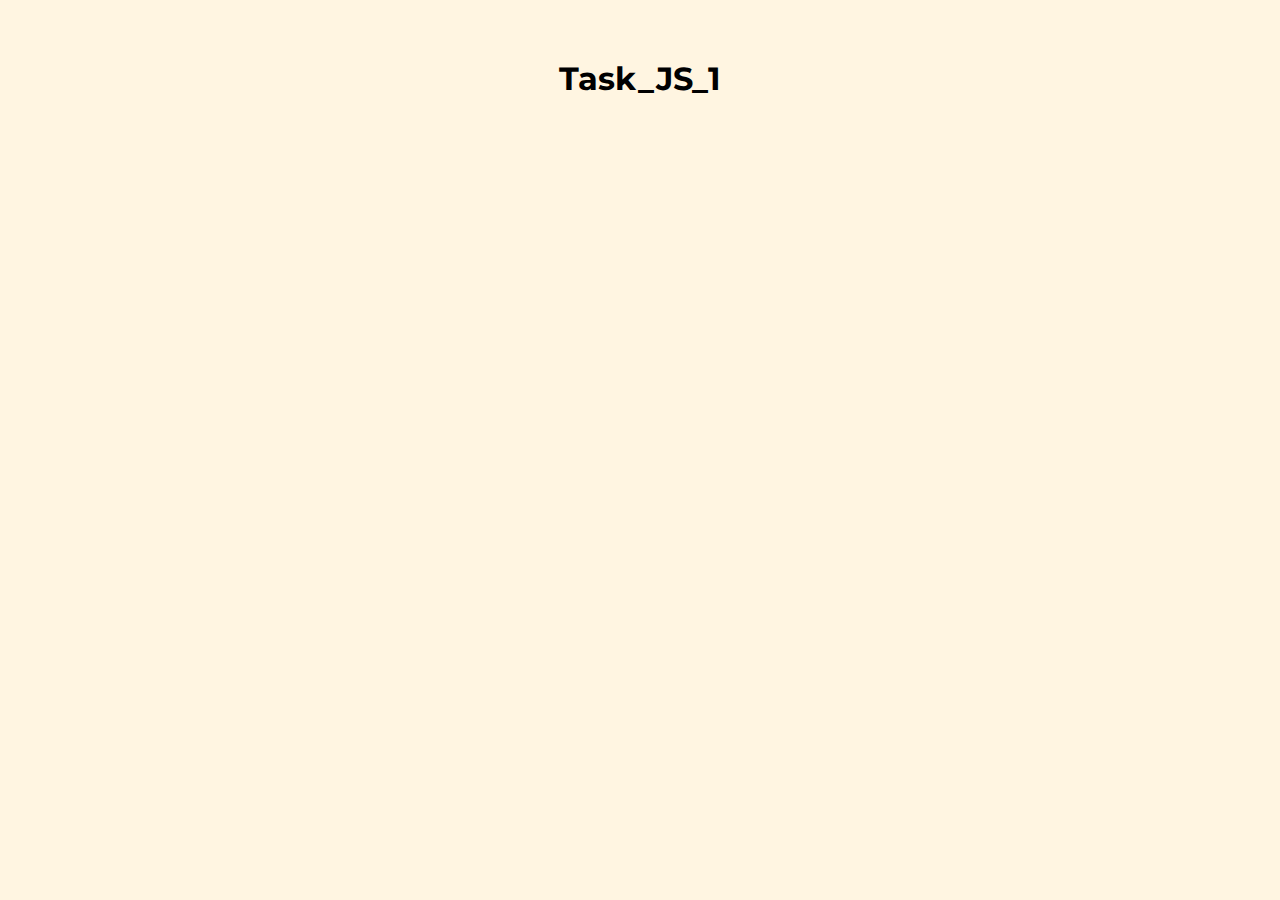
<file: Task_JS_1/Index.html>
<!DOCTYPE html>
<html lang="ru">
  <head>
    <meta charset="UTF-8" />
    <meta http-equiv="X-UA-Compatible" content="IE=edge" />
    <meta name="viewport" content="width=device-width, initial-scale=1.0" />
    <title>Заголовок</title>
    <link rel="preconnect" href="https://fonts.googleapis.com" />
    <link rel="preconnect" href="https://fonts.gstatic.com" crossorigin />
    <link
      href="https://fonts.googleapis.com/css2?family=Montserrat:wght@400;500;700&display=swap"
      rel="stylesheet"
    />
    <link rel="stylesheet" href="css/normalize.css" />
    <link rel="stylesheet" href="css/style.css" />
  </head>

  <body>
    <div class="container">
      <header>
        <h1>Task_JS_1</h1>
      </header>
    </div>
  </body>

  <script src="Script/script.js"></script>
</html>
</file>
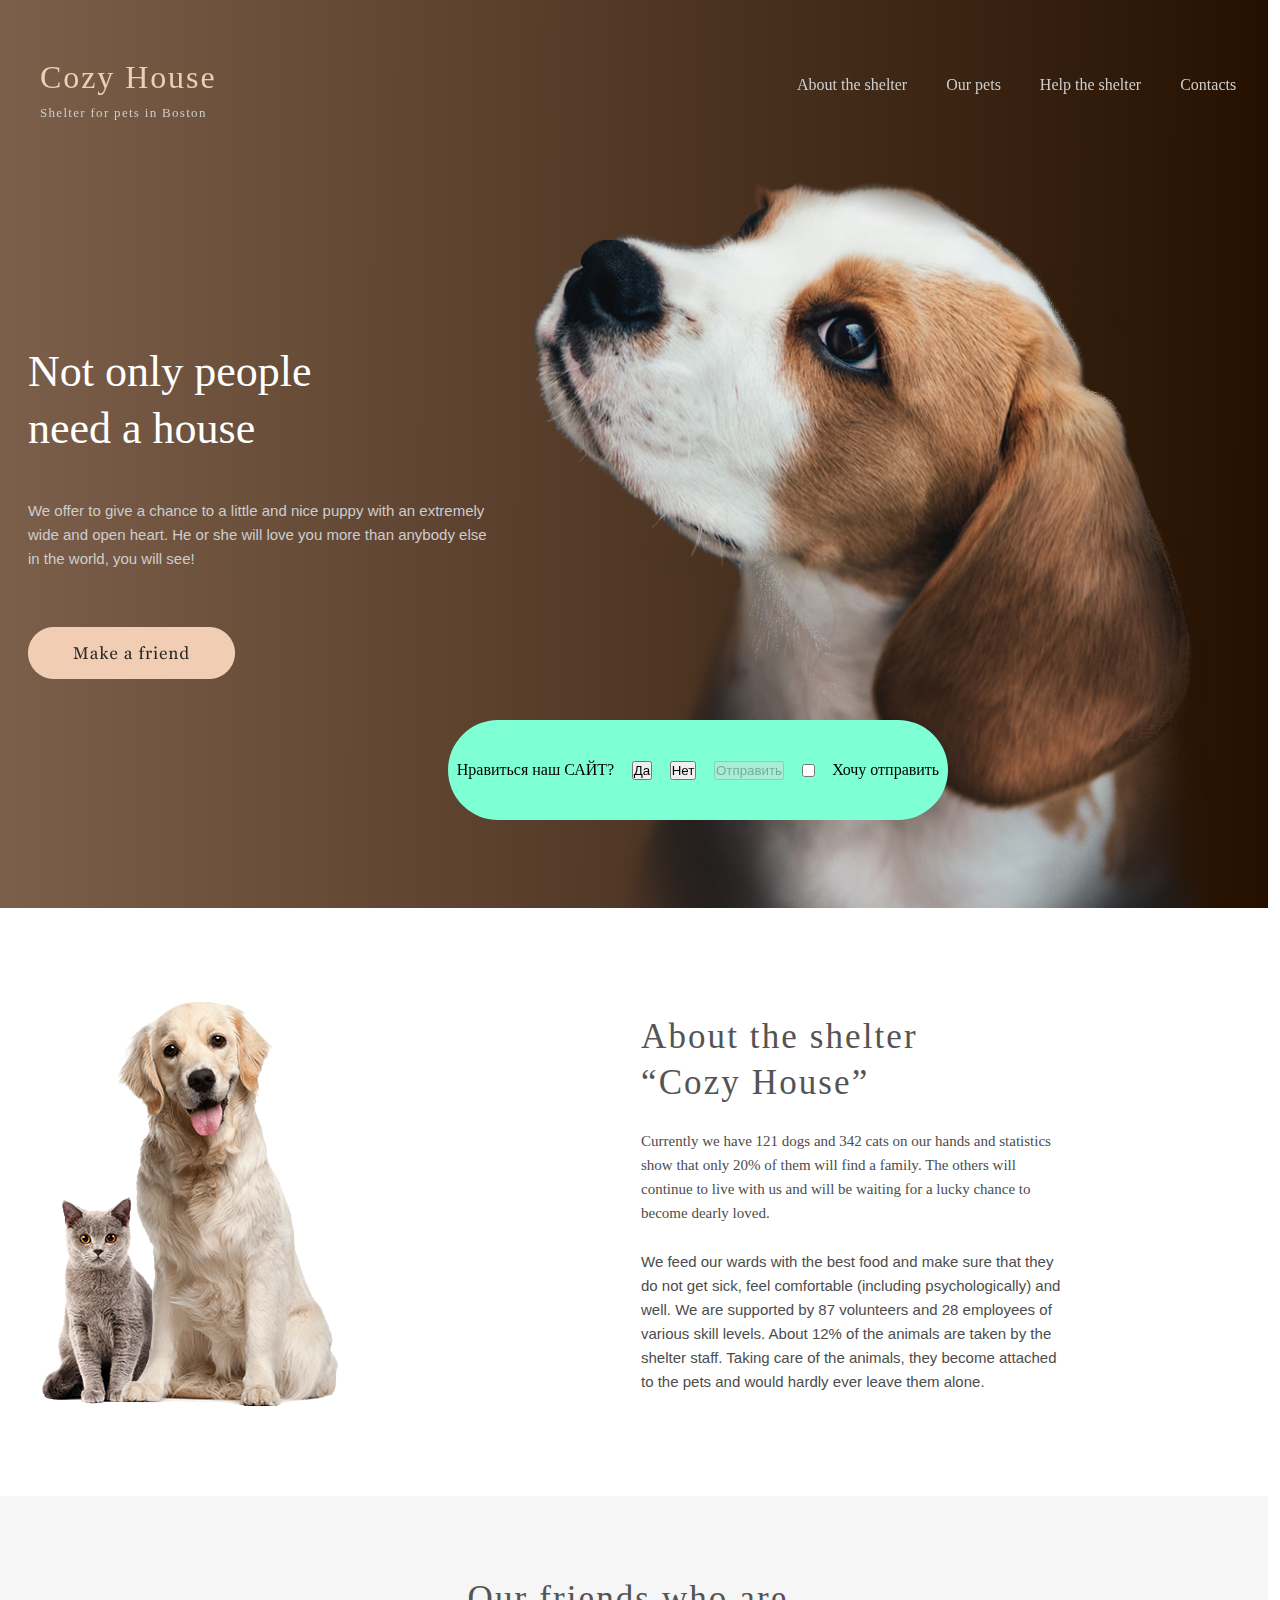
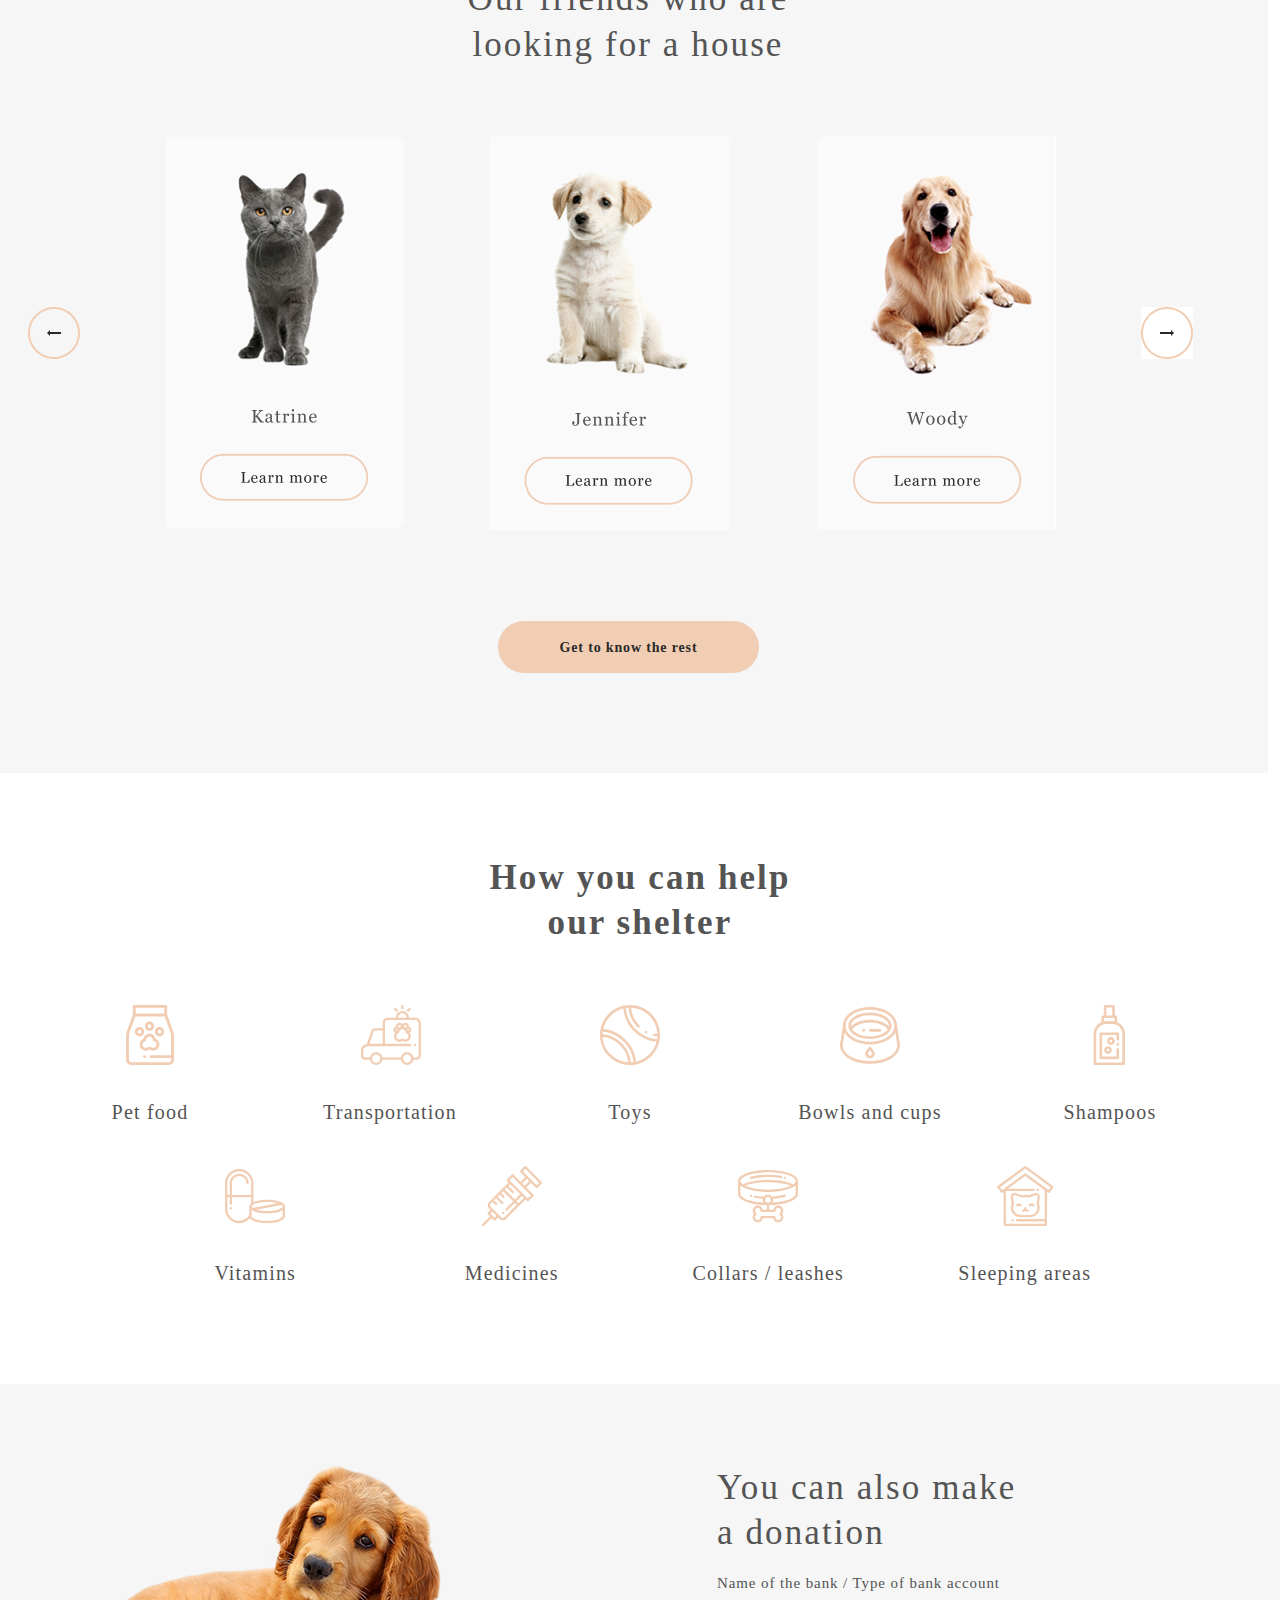
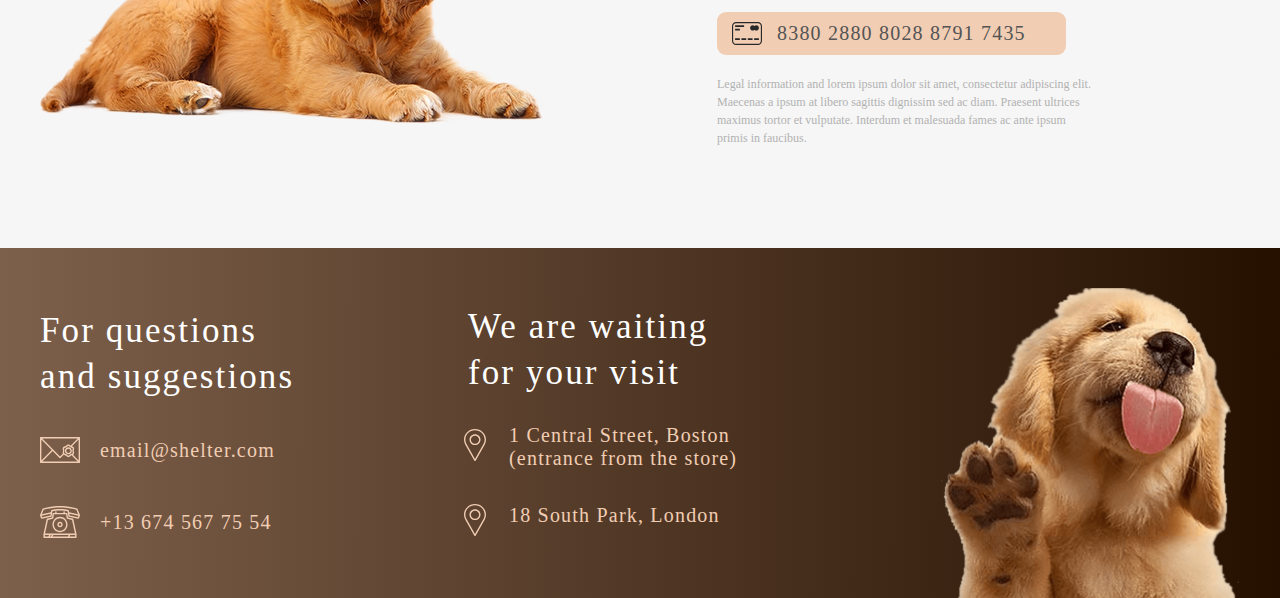
<file: Task_JS_10/index.html>
<!DOCTYPE html>
<html lang="ru">
  <head>
    <meta charset="UTF-8" />
    <meta http-equiv="X-UA-Compatible" content="IE=edge" />
    <meta name="viewport" content="width=device-width, initial-scale=1.0" />
    <title>Pets</title>
    <link rel="preconnect" href="https://fonts.googleapis.com" />
    <link rel="preconnect" href="https://fonts.gstatic.com" crossorigin />
    <link
      href="https://fonts.googleapis.com/css2?family=Montserrat:wght@400;500;700&display=swap"
      rel="stylesheet"
    />
    <link rel="stylesheet" href="css/style.css" />
  </head>
  <body>
    <div class="block_start_screen">
      <header class="">
        <a link class="logo" href="#">
          <span class="logo_title">Cozy House</span
          ><span class="logo_subtitle">Shelter for pets in Boston</span></a
        >
        <nav class="menu">
          <a link href="#">About the shelter</a>
          <a link href="index_Our_Pats.html">Our pets</a>
          <a link href="#">Help the shelter</a>
          <a link href="#">Contacts</a>
        </nav>
      </header>
      <p class="heading">Not only people need a house</p>
      <p class="subheading">
        We offer to give a chance to a little and nice puppy with an extremely
        wide and open heart. He or she will love you more than anybody else in
        the world, you will see!
      </p>
      <a class="botton_primary" href="#"
        ><img src="./images/button_primary.png"
      /></a>
      <img class="start_puppy" src="./images/Start_puppy.png" />
    </div>
    <div class="about">
      <img src="./images/pets.png" alt="pets" />
      <p class="about_heading">About the shelter “Cozy House”</p>
      <p class="about_subheading_1">
        Currently we have 121 dogs and 342 cats on our hands and statistics show
        that only 20% of them will find a family. The others will continue to
        live with us and will be waiting for a lucky chance to become dearly
        loved.
      </p>
      <p class="about_subheading_2">
        We feed our wards with the best food and make sure that they do not get
        sick, feel comfortable (including psychologically) and well. We are
        supported by 87 volunteers and 28 employees of various skill levels.
        About 12% of the animals are taken by the shelter staff. Taking care of
        the animals, they become attached to the pets and would hardly ever
        leave them alone.
      </p>
    </div>
    <div class="block_pets">
      <div class="pet_content">
        <h1>Our friends who are looking for a house</h1>
        <div class="pets_flex">
          <a class="botton_arrow_back" href="#"
            ><img src="./images/button_arrow.png"
          /></a>
          <a href="#"><img src="./images/pets-katrine.png" /></a>
          <a href="#"><img src="./images/pets-jennifer.png" /></a>
          <a href="#"><img src="./images/pets-woody.png" /></a>
          <a class="botton_arrow_forward" href="#"
            ><img src="./images/button_arrow_forward.png"
          /></a>
        </div>
        <a class="get" href="#">
          <p>Get to know the rest</p>
        </a>
      </div>
    </div>
    <div class="help">
      <div class="help_content">
        <h2>How you can help our shelter</h2>
        <div class="grid_help">
          <div class="grid_help_block_1">
            <div>
              <img src="./images/icon-pet-food.svg" alt="" />
              <p>Pet food</p>
            </div>
            <div>
              <img src="./images/icon-transportation.svg" alt="" />
              <p>Transportation</p>
            </div>
            <div>
              <img src="./images/icon-toys.svg" alt="" />
              <p>Toys</p>
            </div>
            <div>
              <img src="./images/icon-bowls-and-cups.svg" alt="" />
              <p>Bowls and cups</p>
            </div>
            <div>
              <img src="./images/icon-shampoos.svg" alt="" />
              <p>Shampoos</p>
            </div>
          </div>
          <div class="grid_help_block_2">
            <div>
              <img src="./images/icon-vitamins.svg" alt="" />
              <p>Vitamins</p>
            </div>
            <div>
              <img src="./images/icon-medicines.svg" alt="" />
              <p>Medicines</p>
            </div>
            <div>
              <img src="./images/icon-collars-leashes.svg" alt="" />
              <p>Collars / leashes</p>
            </div>
            <div>
              <img src="./images/icon-sleeping-area.svg" alt="" />
              <p>Sleeping areas</p>
            </div>
          </div>
        </div>
      </div>
    </div>
    <div class="donation">
      <div class="donation_content">
        <img src="./images/donation-dog.png" />
        <p class="heading">You can also make a donation</p>
        <p class="subheading">Name of the bank / Type of bank account</p>
        <div class="credit_card">
          <img src="./images/credit-card.svg" alt="" />
          <p>8380 2880 8028 8791 7435</p>
        </div>
        <p class="legal_info">
          Legal information and lorem ipsum dolor sit amet, consectetur
          adipiscing elit. Maecenas a ipsum at libero sagittis dignissim sed ac
          diam. Praesent ultrices maximus tortor et vulputate. Interdum et
          malesuada fames ac ante ipsum primis in faucibus.
        </p>
      </div>
    </div>
  </body>
  <footer>
    <div class="footer_content">
      <div class="contacts">
        <p class="title">For questions and suggestions</p>
        <div class="mail">
          <img src="./images/icon-email.svg" alt="" />
          <p>email@shelter.com</p>
        </div>
        <div class="phone">
          <img src="./images/icon-phone.svg" alt="" />
          <p>+13 674 567 75 54</p>
        </div>
      </div>
      <div class="location">
        <p class="title">We are waiting for your visit</p>
        <div class="boston">
          <img src="./images/icon-marker.svg" alt="" />
          <p>1 Central Street, Boston (entrance from the store)</p>
        </div>
        <div class="london">
          <img src="./images/icon-marker.svg" alt="" />
          <p>18 South Park, London</p>
        </div>
      </div>
      <img class="footer_puppy" src="./images/footer-puppy.png" alt="" />
    </div>
  </footer>
  <form class="choose">
    <label for="choose">Нравиться наш САЙТ?</label>
    <button onclick="button" type="button" id="button1">Да</button>
    <button onclick="button" type="button" id="button2">Нет</button>
    <button disabled type="button" id="submit">Отправить</button>
    <input id="checkbox" type="checkbox" />
    <label for="checkbox">Хочу отправить</label>
  </form>
  <!-- <div id="form2"></div> -->
  <script src="./script/script.js"></script>
</html>
</file>
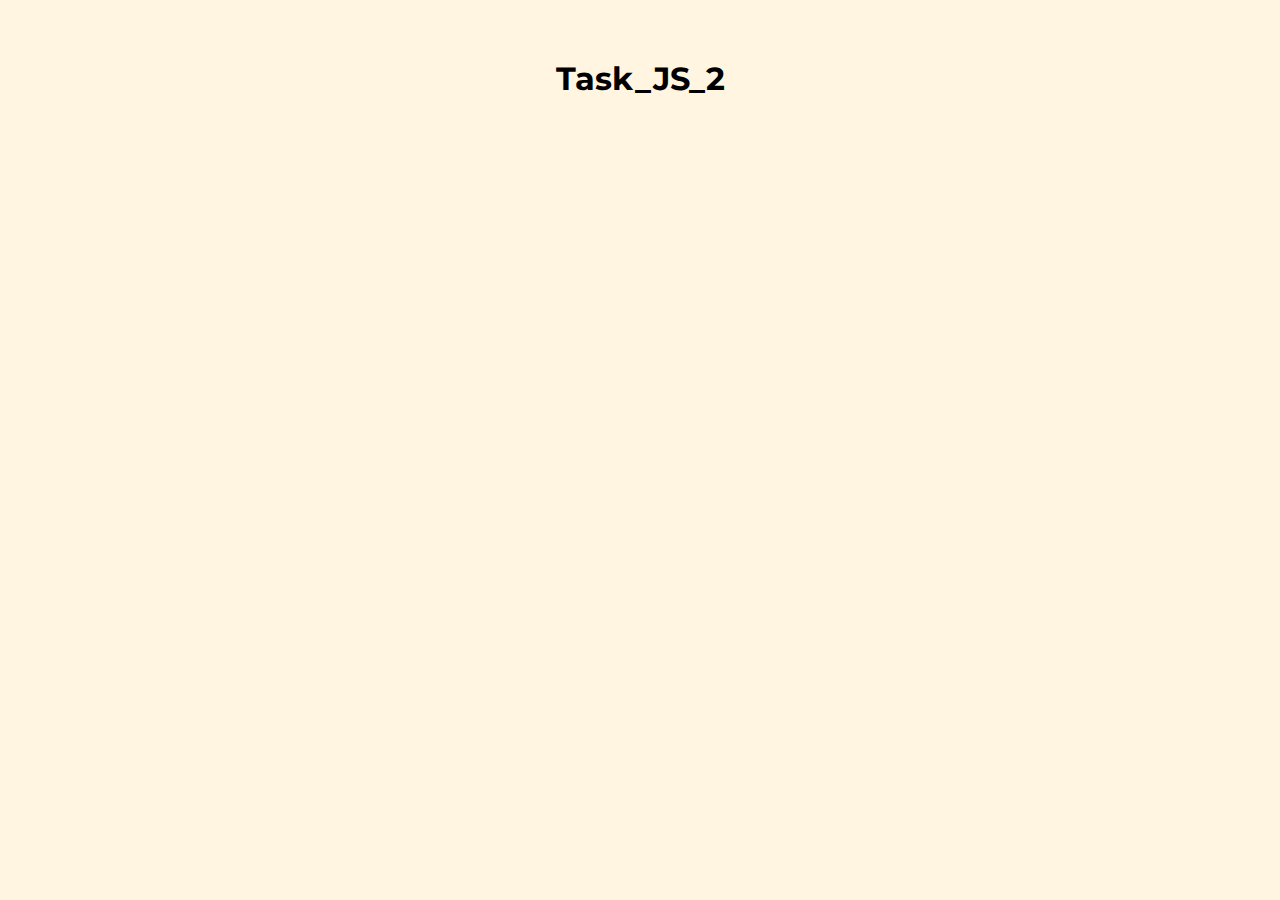
<file: Task_JS_2/Index.html>
<!DOCTYPE html>
<html lang="ru">

<head>
    <meta charset="UTF-8">
    <meta http-equiv="X-UA-Compatible" content="IE=edge">
    <meta name="viewport" content="width=device-width, initial-scale=1.0">
    <title>Заголовок</title>
    <link rel="preconnect" href="https://fonts.googleapis.com">
    <link rel="preconnect" href="https://fonts.gstatic.com" crossorigin>
    <link href="https://fonts.googleapis.com/css2?family=Montserrat:wght@400;500;700&display=swap" rel="stylesheet">
    <link rel="stylesheet" href="css/normalize.css">
    <link rel="stylesheet" href="css/style.css">
</head>

<body>
    <div class="container">
        <header>
            <h1>Task_JS_2</h1>
        </header>
    </div>
</body>

<script src="Script/script.js">

</script>
</html>
</file>
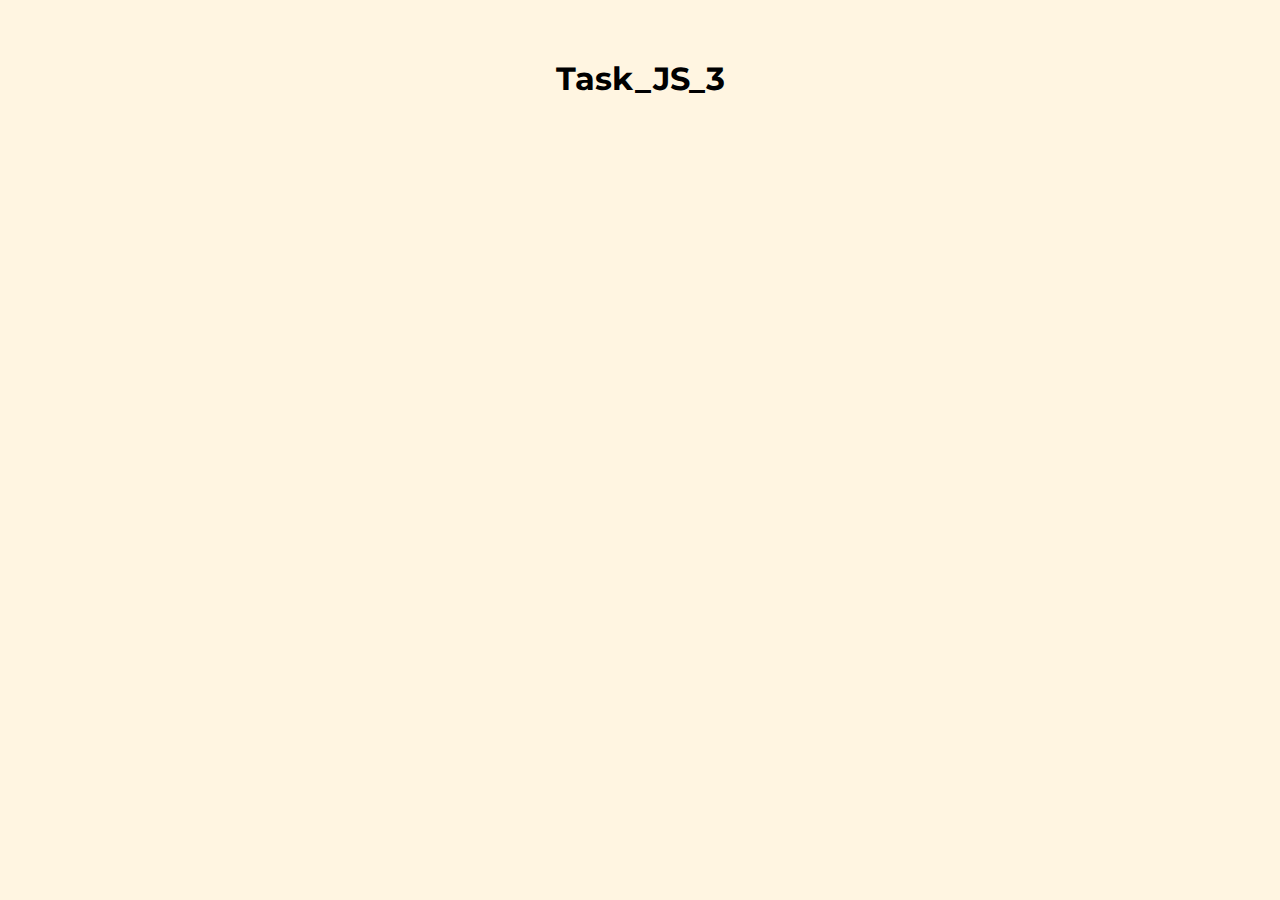
<file: Task_JS_3/Index.html>
<!DOCTYPE html>
<html lang="ru">

<head>
    <meta charset="UTF-8">
    <meta http-equiv="X-UA-Compatible" content="IE=edge">
    <meta name="viewport" content="width=device-width, initial-scale=1.0">
    <title>Заголовок</title>
    <link rel="preconnect" href="https://fonts.googleapis.com">
    <link rel="preconnect" href="https://fonts.gstatic.com" crossorigin>
    <link href="https://fonts.googleapis.com/css2?family=Montserrat:wght@400;500;700&display=swap" rel="stylesheet">
    <link rel="stylesheet" href="css/normalize.css">
    <link rel="stylesheet" href="css/style.css">
</head>

<body>
    <div class="container">
        <header>
            <h1>Task_JS_3</h1>
        </header>
    </div>
</body>

<script src="Script/script.js">

</script>
</html>
</file>
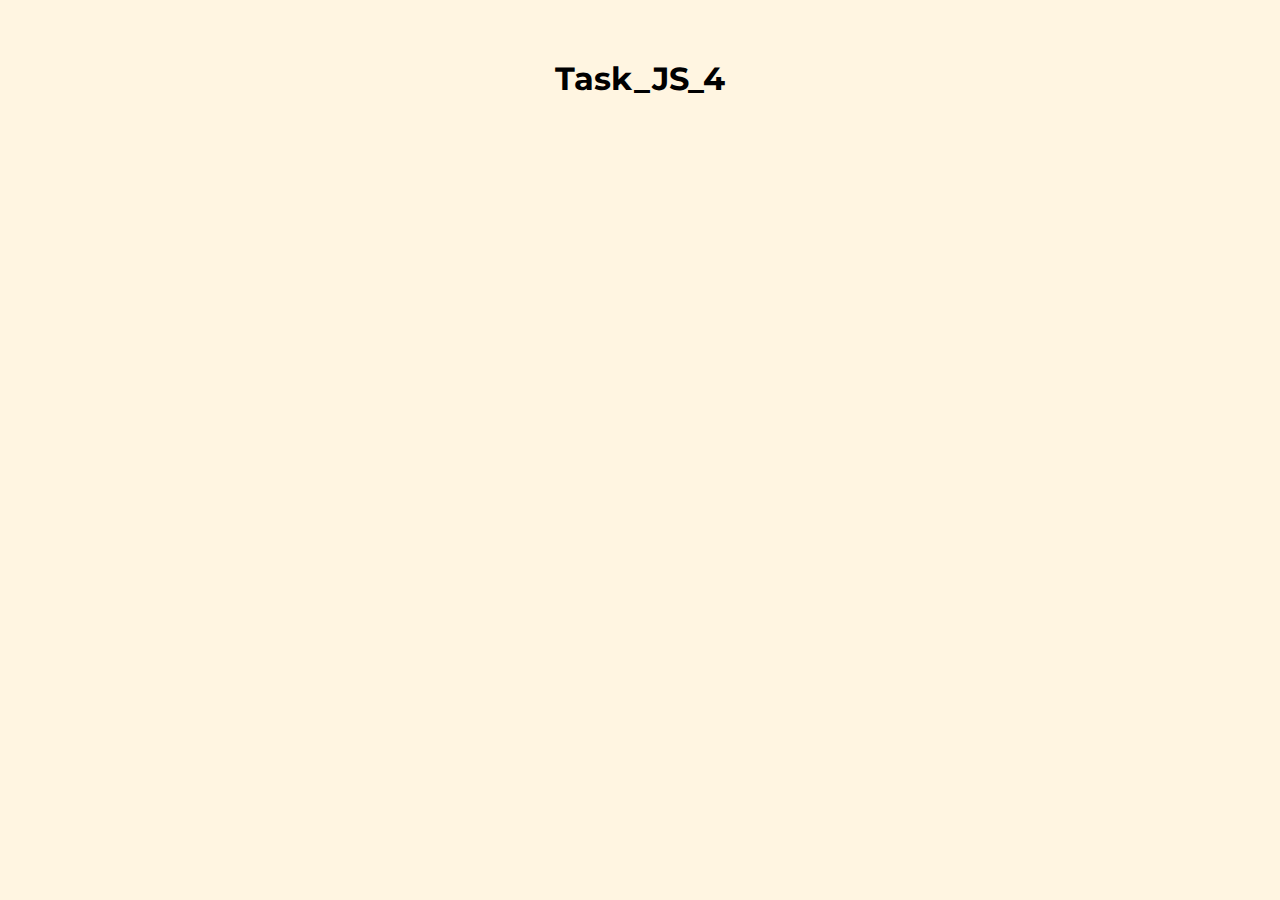
<file: Task_JS_4/Index.html>
<!DOCTYPE html>
<html lang="ru">

<head>
    <meta charset="UTF-8">
    <meta http-equiv="X-UA-Compatible" content="IE=edge">
    <meta name="viewport" content="width=device-width, initial-scale=1.0">
    <title>Заголовок</title>
    <link rel="preconnect" href="https://fonts.googleapis.com">
    <link rel="preconnect" href="https://fonts.gstatic.com" crossorigin>
    <link href="https://fonts.googleapis.com/css2?family=Montserrat:wght@400;500;700&display=swap" rel="stylesheet">
    <link rel="stylesheet" href="css/normalize.css">
    <link rel="stylesheet" href="css/style.css">
</head>

<body>
    <div class="container">
        <header>
            <h1>Task_JS_4</h1>
        </header>
    </div>
</body>

<script src="Script/script.js">

</script>
</html>
</file>
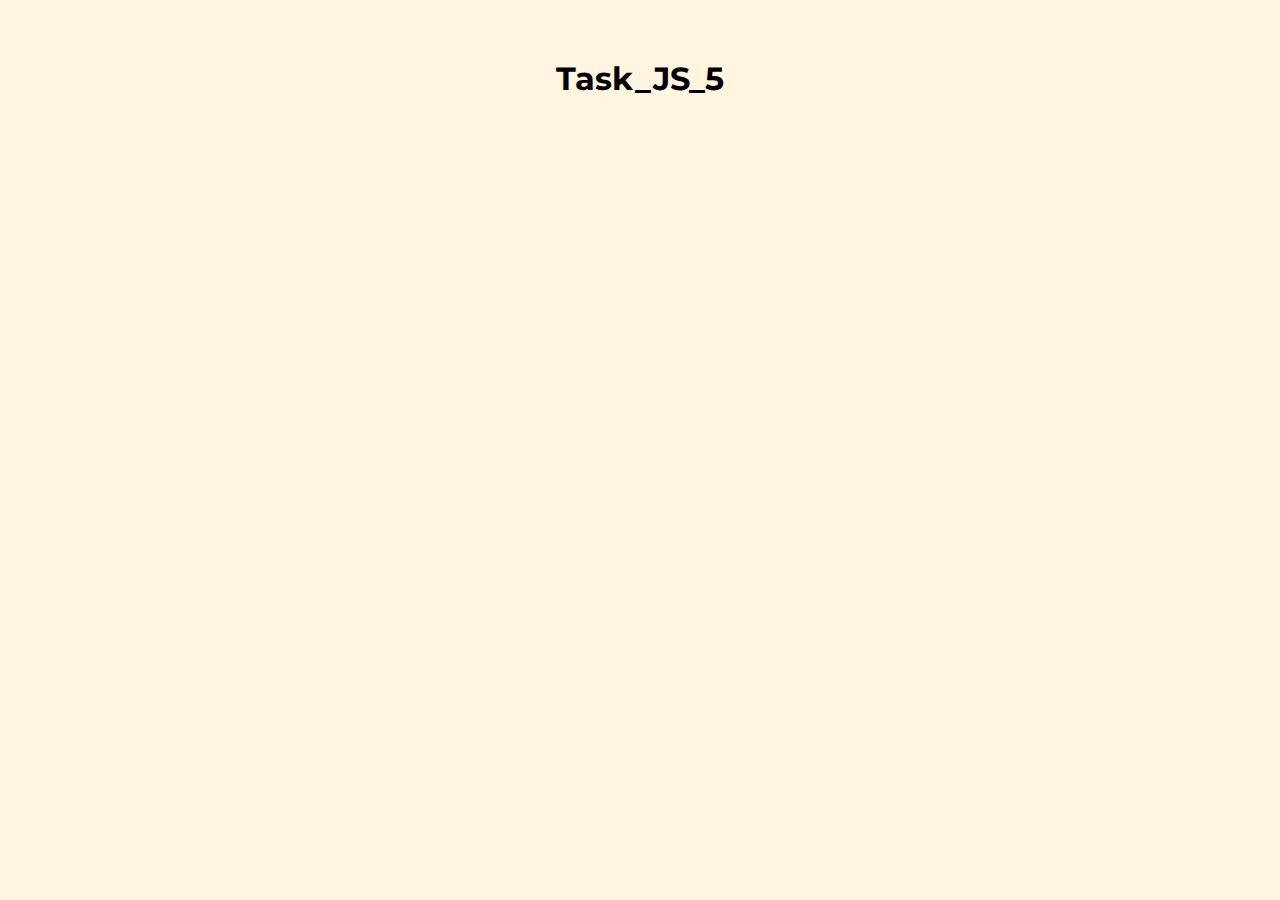
<file: Task_JS_5/Index.html>
<!DOCTYPE html>
<html lang="ru">

<head>
    <meta charset="UTF-8">
    <meta http-equiv="X-UA-Compatible" content="IE=edge">
    <meta name="viewport" content="width=device-width, initial-scale=1.0">
    <title>Заголовок</title>
    <link rel="preconnect" href="https://fonts.googleapis.com">
    <link rel="preconnect" href="https://fonts.gstatic.com" crossorigin>
    <link href="https://fonts.googleapis.com/css2?family=Montserrat:wght@400;500;700&display=swap" rel="stylesheet">
    <link rel="stylesheet" href="css/normalize.css">
    <link rel="stylesheet" href="css/style.css">
</head>

<body>
    <div class="container">
        <header>
            <h1>Task_JS_5</h1>
        </header>
    </div>
</body>

<script src="Script/script.js">

</script>
</html>
</file>
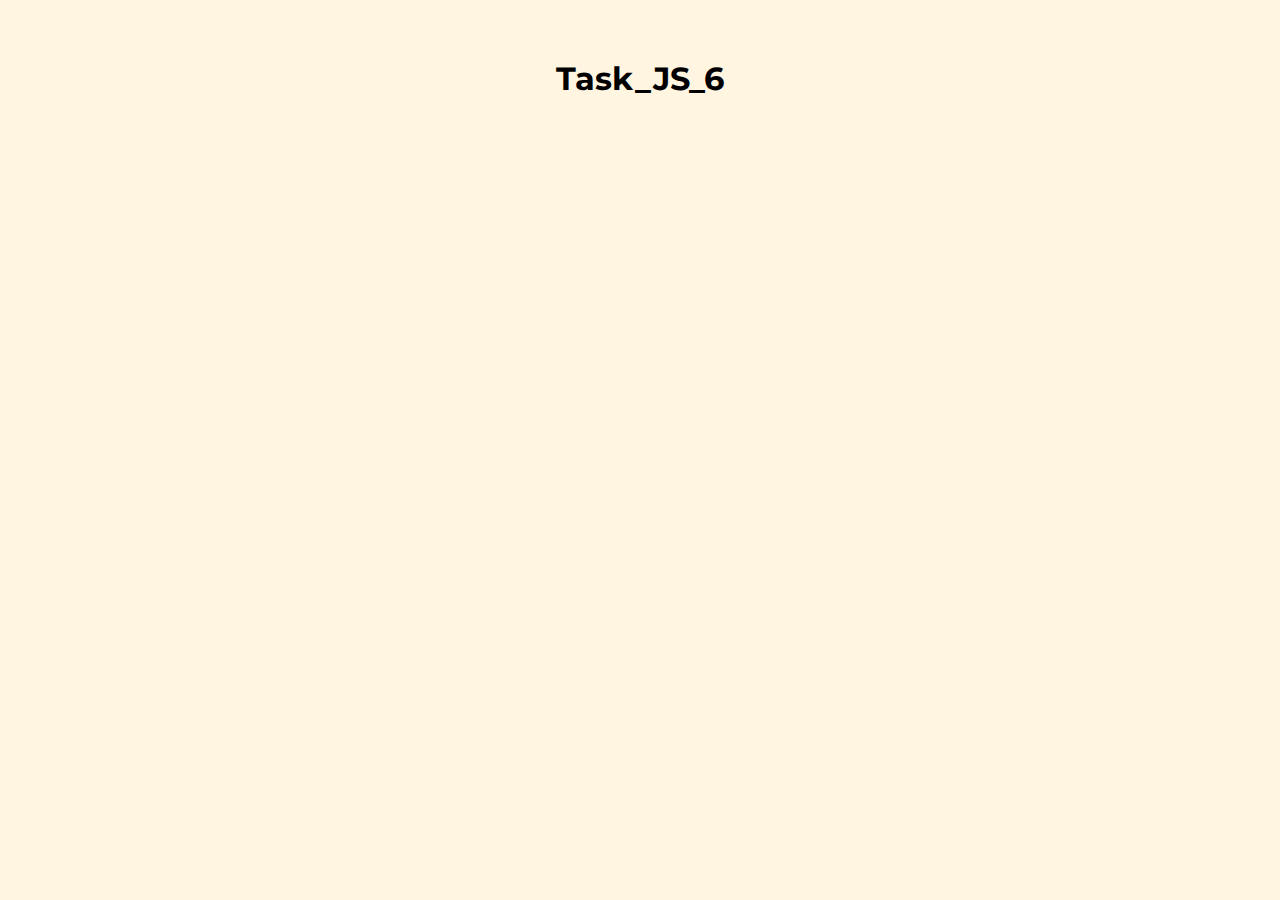
<file: Task_JS_6/Index.html>
<!DOCTYPE html>
<html lang="ru">

<head>
    <meta charset="UTF-8">
    <meta http-equiv="X-UA-Compatible" content="IE=edge">
    <meta name="viewport" content="width=device-width, initial-scale=1.0">
    <title>Заголовок</title>
    <link rel="preconnect" href="https://fonts.googleapis.com">
    <link rel="preconnect" href="https://fonts.gstatic.com" crossorigin>
    <link href="https://fonts.googleapis.com/css2?family=Montserrat:wght@400;500;700&display=swap" rel="stylesheet">
    <link rel="stylesheet" href="css/normalize.css">
    <link rel="stylesheet" href="css/style.css">
</head>

<body>
    <div class="container">
        <header>
            <h1>Task_JS_6</h1>
        </header>
    </div>
</body>

<script src="Script/script.js">

</script>
</html>
</file>
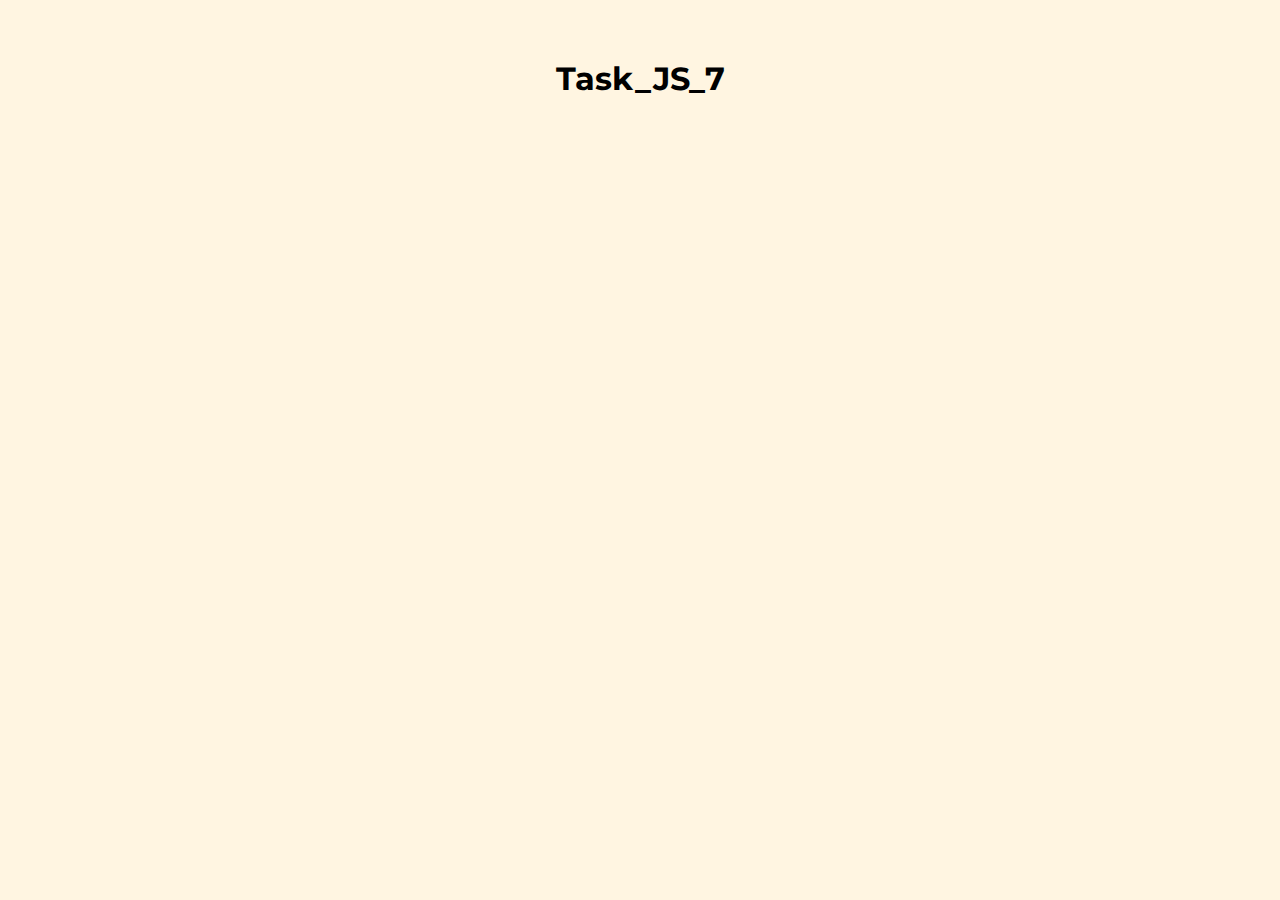
<file: Task_JS_7/Index.html>
<!DOCTYPE html>
<html lang="ru">

<head>
    <meta charset="UTF-8">
    <meta http-equiv="X-UA-Compatible" content="IE=edge">
    <meta name="viewport" content="width=device-width, initial-scale=1.0">
    <title>Заголовок</title>
    <link rel="preconnect" href="https://fonts.googleapis.com">
    <link rel="preconnect" href="https://fonts.gstatic.com" crossorigin>
    <link href="https://fonts.googleapis.com/css2?family=Montserrat:wght@400;500;700&display=swap" rel="stylesheet">
    <link rel="stylesheet" href="css/normalize.css">
    <link rel="stylesheet" href="css/style.css">
</head>

<body>
    <div class="container">
        <header>
            <h1>Task_JS_7</h1>
        </header>
    </div>
</body>

<script src="Script/script.js">

</script>
</html>
</file>
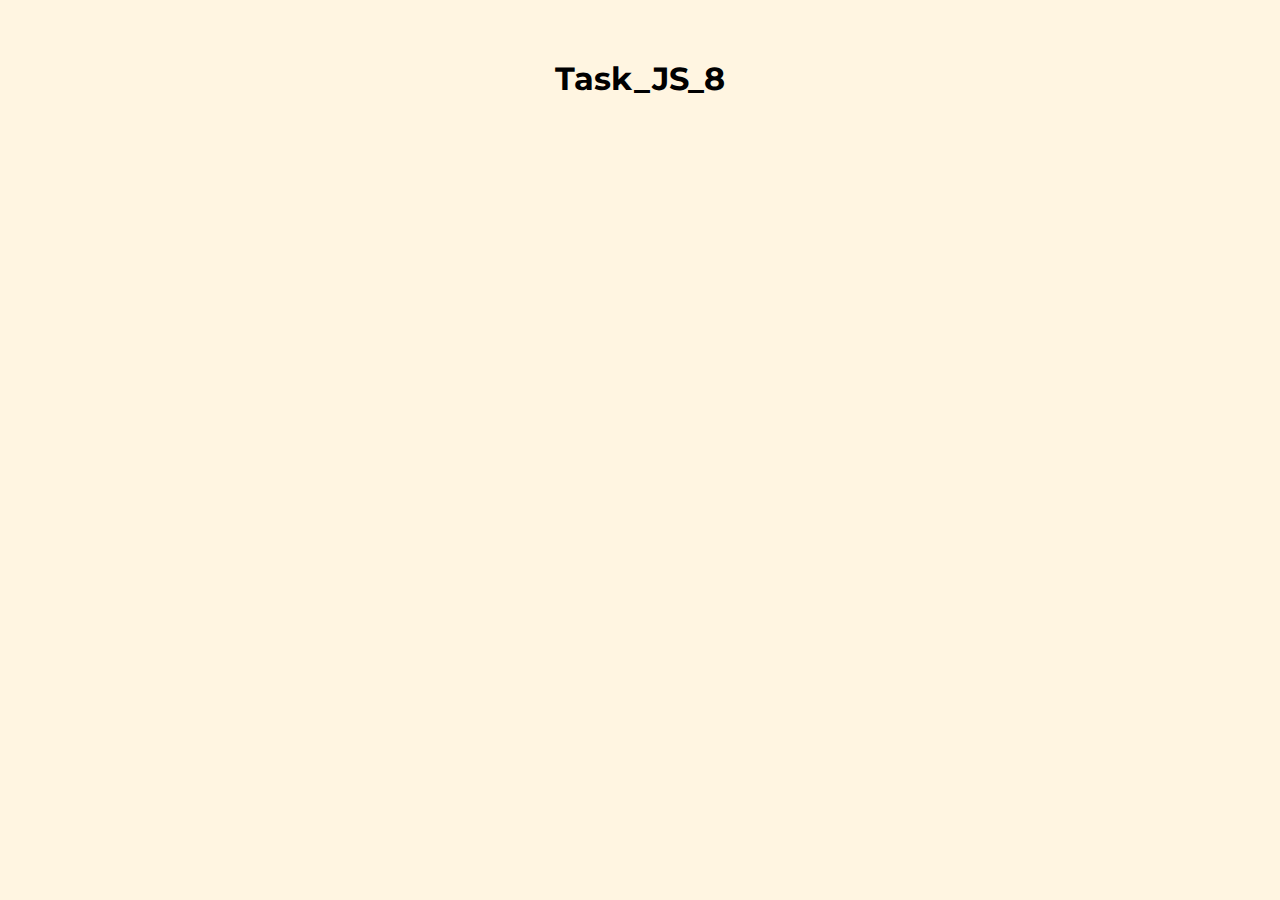
<file: Task_JS_8/Index.html>
<!DOCTYPE html>
<html lang="ru">
  <head>
    <meta charset="UTF-8" />
    <meta http-equiv="X-UA-Compatible" content="IE=edge" />
    <meta name="viewport" content="width=device-width, initial-scale=1.0" />
    <title>Заголовок</title>
    <link rel="preconnect" href="https://fonts.googleapis.com" />
    <link rel="preconnect" href="https://fonts.gstatic.com" crossorigin />
    <link
      href="https://fonts.googleapis.com/css2?family=Montserrat:wght@400;500;700&display=swap"
      rel="stylesheet"
    />
    <link rel="stylesheet" href="css/normalize.css" />
    <link rel="stylesheet" href="css/style.css" />
  </head>

  <body>
    <div class="container">
      <header>
        <h1>Task_JS_8</h1>
      </header>
    </div>
  </body>

  <script src="Script/script.js"></script>
</html>
</file>
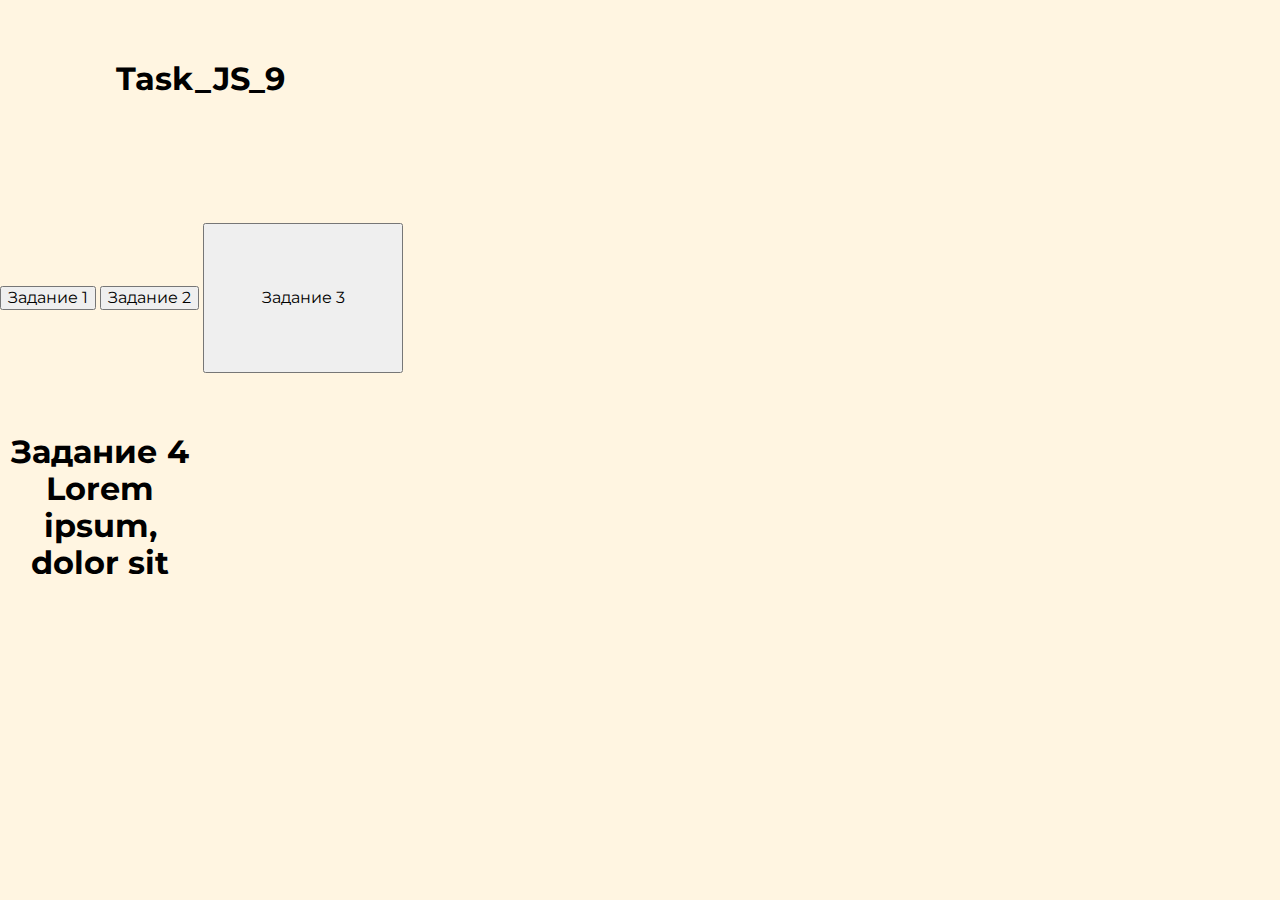
<file: Task_JS_9/Index.html>
<!DOCTYPE html>
<html lang="ru">
  <head>
    <meta charset="UTF-8" />
    <meta http-equiv="X-UA-Compatible" content="IE=edge" />
    <meta name="viewport" content="width=device-width, initial-scale=1.0" />
    <title>Заголовок</title>
    <link rel="preconnect" href="https://fonts.googleapis.com" />
    <link rel="preconnect" href="https://fonts.gstatic.com" crossorigin />
    <link
      href="https://fonts.googleapis.com/css2?family=Montserrat:wght@400;500;700&display=swap"
      rel="stylesheet"
    />
    <link rel="stylesheet" href="css/normalize.css" />
    <link rel="stylesheet" href="css/style.css" />
  </head>

  <body>
    <div class="container">
      <header>
        <h1>Task_JS_9</h1>
      </header>
    </div>

    <main>
      <button type="button" class="button1">Задание 1</button>

      <button type="button" class="button2">Задание 2</button>

      <button type="button" class="button3">Задание 3</button>

      <h1 class="scroll">Задание 4 Lorem ipsum, dolor sit amet consectetur adipisicing elit. Reiciendis aut consequuntur, suscipit laudantium obcaecati repellat, mollitia voluptas qui doloremque impedit error neque saepe necessitatibus maiores ab ducimus labore molestias veniam?</h1>

    </main>
  </body>

  <script src="Script/script.js"></script>
</html>
</file>
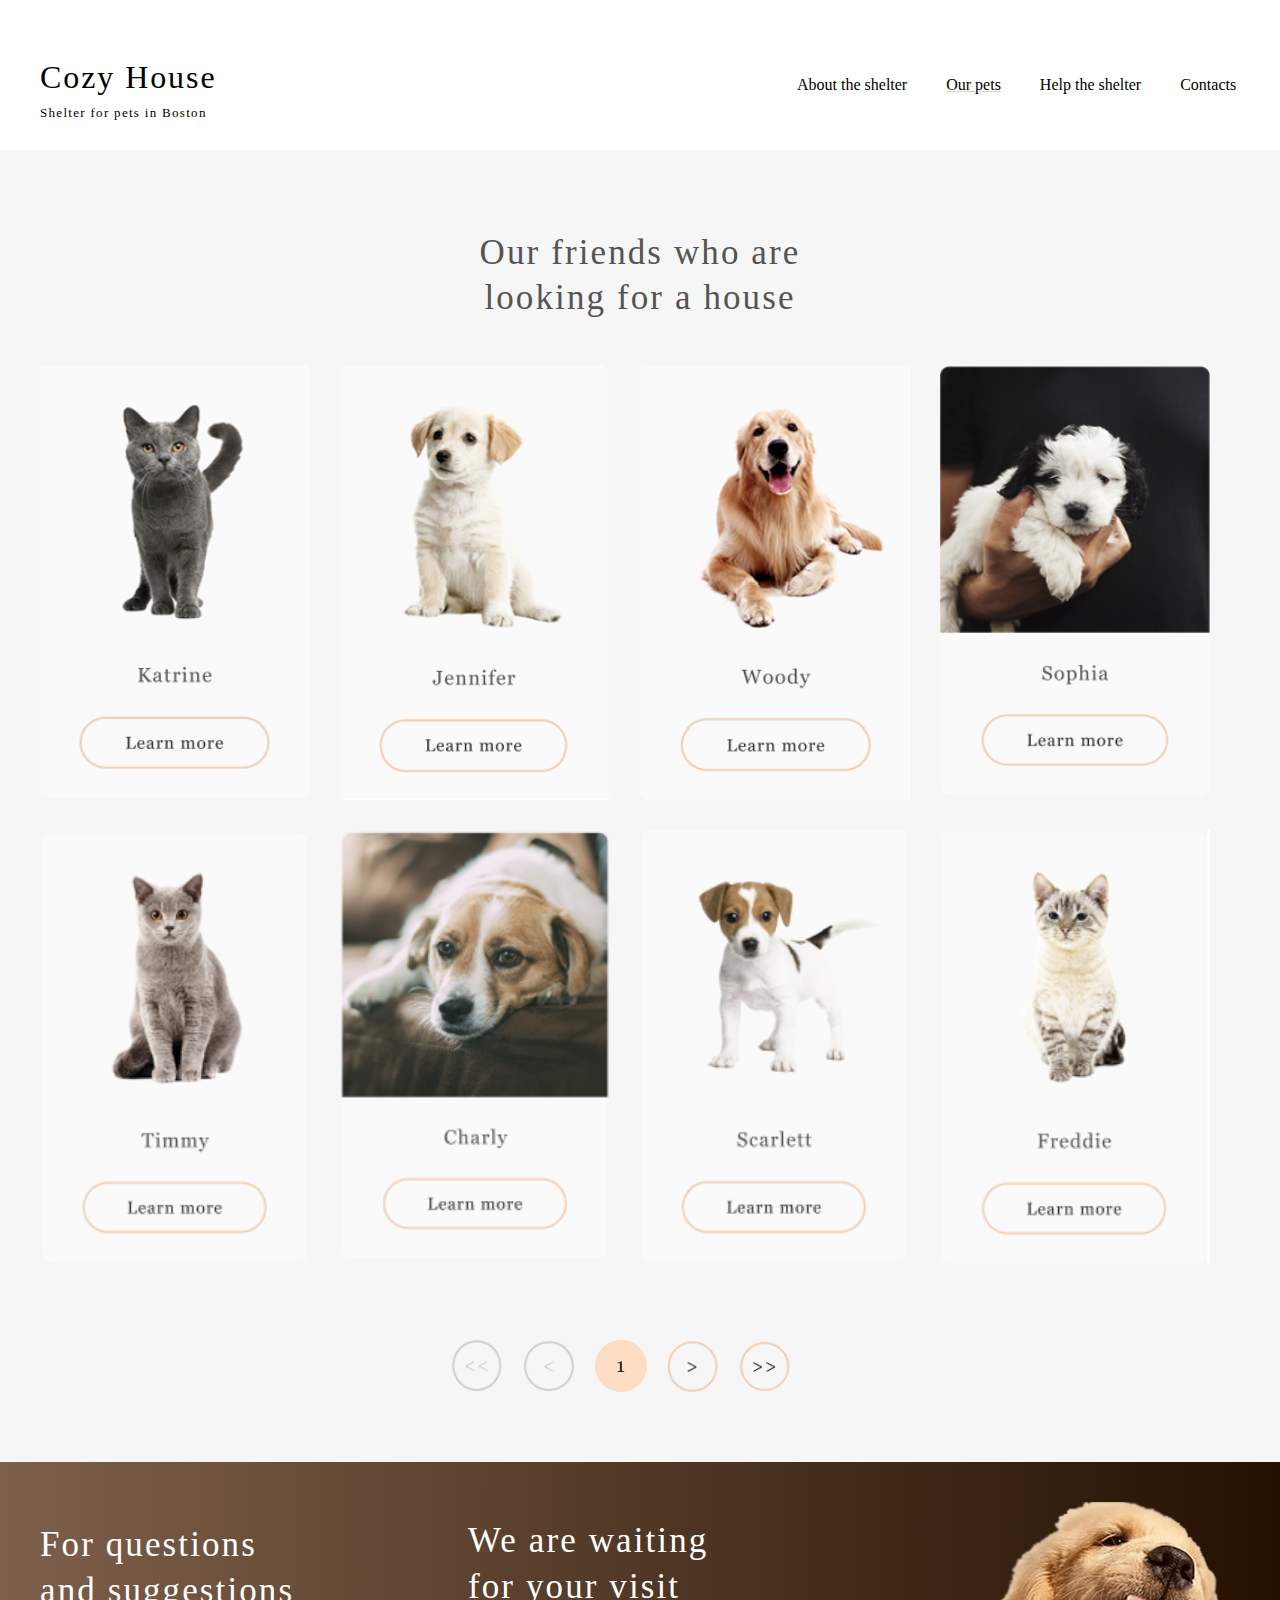
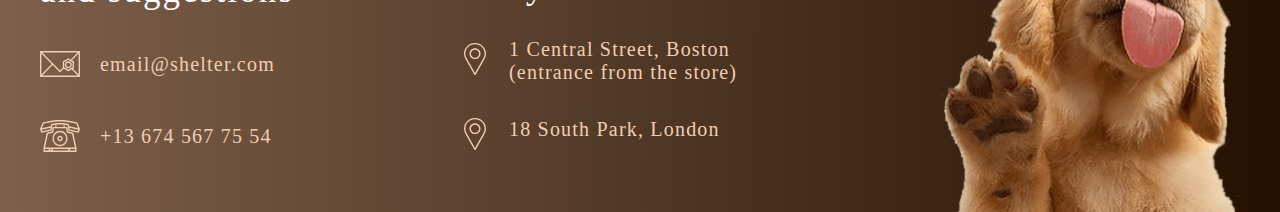
<file: Task_JS_10/index_Our_Pats.html>
<!DOCTYPE html>
<html lang="en">
  <head>
    <meta charset="UTF-8" />
    <meta http-equiv="X-UA-Compatible" content="IE=edge" />
    <meta name="viewport" content="width=device-width, initial-scale=1.0" />
    <title>Our Pets</title>
    <link rel="preconnect" href="https://fonts.googleapis.com" />
    <link rel="preconnect" href="https://fonts.gstatic.com" crossorigin />
    <link
      href="https://fonts.googleapis.com/css2?family=Montserrat:wght@400;500;700&display=swap"
      rel="stylesheet"
    />
    <link rel="stylesheet" href="css/style_Our_Pets.css" />
  </head>
  <body>
    <header>
      <a link class="logo" href="#">
        <span class="logo_title">Cozy House</span
        ><span class="logo_subtitle">Shelter for pets in Boston</span></a
      >
      <div class="menu_btn">
        <img src="./images/burger.png" />
      </div>
      <nav class="menu">
        <a link href="#">About the shelter</a>
        <a class="link_active" link href="index_Our_Pats.html">Our pets</a>
        <a link href="#">Help the shelter</a>
        <a link href="#">Contacts</a>
      </nav>
    </header>
    <div class="pets">
      <div class="pets_content">
        <p class="heading">Our friends who are looking for a house</p>
        <div class="cards_container">
          <a href="#"
            ><img class="pet_1" src="./images/pets-katrine.png" alt="1"
          /></a>
          <a href="#"
            ><img class="pet_2" src="./images/pets-jennifer.png" alt="2"
          /></a>
          <a href="#"
            ><img class="pet_3" src="./images/pets-woody.png" alt="3"
          /></a>
          <a href="#"
            ><img class="pet_4" src="./images/Sophia.png" alt="4"
          /></a>
          <a href="#"><img class="pet_5" src="./images/Timmy.png" alt="5" /></a>
          <a href="#"
            ><img class="pet_6" src="./images/Charly.png" alt="6"
          /></a>
          <a href="#"
            ><img class="pet_7" src="./images/Scarlett.png" alt="7"
          /></a>
          <a href="#"
            ><img class="pet_8" src="./images/Freddie.png" alt="8"
          /></a>
        </div>
        <div class="navigation">
          <a href="#"><img src="./images/Back_dbl_arrow.png" alt="" /></a>
          <a href="#"><img src="./images/Back_one_arrow.png" alt="" /></a>
          <a href="#"
            ><img src="./images/button_paginator_hover.png" alt=""
          /></a>
          <a href="#"><img src="./images/Forward_one_arrow.png" alt="" /></a>
          <a href="#"><img src="./images/Forward_dbl_arrow.png" alt="" /></a>
        </div>
      </div>
    </div>
  </body>
  <footer>
    <div class="footer_content">
      <div class="contacts">
        <p class="title">For questions and suggestions</p>
        <div class="mail">
          <img src="./images/icon-email.svg" alt="" />
          <p>email@shelter.com</p>
        </div>
        <div class="phone">
          <img src="./images/icon-phone.svg" alt="" />
          <p>+13 674 567 75 54</p>
        </div>
      </div>
      <div class="location">
        <p class="title">We are waiting for your visit</p>
        <div class="boston">
          <img src="./images/icon-marker.svg" alt="" />
          <p>1 Central Street, Boston (entrance from the store)</p>
        </div>
        <div class="london">
          <img src="./images/icon-marker.svg" alt="" />
          <p>18 South Park, London</p>
        </div>
      </div>
      <img class="footer_puppy" src="./images/footer-puppy.png" alt="" />
    </div>
  </footer>
</html>
</file>
<file: Task_JS_1/css/style.css>
.container {
    max-width: 1080px;
    margin: 0 auto;
}


body {
    font-family: 'Montserrat';
    background-color: rgb(255, 245, 225);
}

h1 {
    text-align: center;
    padding: 40px 0;
}
</file>
<file: Task_JS_10/css/style.css>
*,
*::after,
*::before {
  padding: 0;
  margin: 0;
  box-sizing: border-box;
}

.container {
  max-width: 1475px;
  margin-left: 70px;
}

header {
  position: fixed;
  width: 1200px;
  height: 60px;
  left: calc(50% - 1200px / 2);
  top: 60px;
  z-index: 100;
}
.logo {
  position: absolute;
  width: 226px;
  height: 60px;
  left: 0px;
  top: 0px;
}
.logo_title {
  position: absolute;
  width: 226px;
  height: 35px;
  left: 0px;
  top: calc(50% - 35px / 2 - 12.5px);
  font-style: normal;
  font-weight: 400;
  font-size: 32px;
  line-height: 110%;
  display: flex;
  align-items: flex-end;
  letter-spacing: 0.06em;
  color: #f1cdb3;
}
.logo_subtitle {
  position: absolute;
  width: 226px;
  height: 15px;
  left: 0px;
  top: calc(50% - 15px / 2 + 22.5px);
  font-size: 13px;
  line-height: 15px;
  display: flex;
  align-items: center;
  letter-spacing: 0.1em;
}
nav {
  position: absolute;
  width: 443px;
  height: 24px;
  left: 757px;
  top: 16px;
}
a {
  text-decoration: none;
  padding-right: 35px;
  color: rgba(205, 205, 205, 1);
}
.menu {
  width: 550px;
  height: 24px;
  right: 329px;
  top: 16px;
}
.block_start_screen {
  position: absolute;
  height: 908px;
  left: -0.94%;
  right: 0.94%;
  top: 0px;
  background: linear-gradient(90.26deg, #7d604b 0.23%, #251000 99.8%);
}
.start_puppy {
  position: absolute;
  width: 698px;
  height: 728px;
  left: calc(50% - 698px / 2 + 251px);
  bottom: 0px;
}
.block_start_screen .heading {
  position: absolute;
  width: 325px;
  height: 114px;
  left: calc(50% - 325px / 2 - 437.5px);
  bottom: 451px;
  font-style: normal;
  font-weight: 400;
  font-size: 44px;
  line-height: 130%;
  display: flex;
  align-items: center;
  color: #ffffff;
}
.block_start_screen .subheading {
  position: absolute;
  width: 460px;
  height: 72px;
  left: calc(50% - 460px / 2 - 370px);
  bottom: 337px;
  font-family: "Arial";
  font-style: normal;
  font-weight: 400;
  font-size: 15px;
  line-height: 160%;
  display: flex;
  align-items: center;
  color: #cdcdcd;
}
.botton_primary {
  display: flex;
  flex-direction: column;
  align-items: center;
  padding: 15px 45px;
  gap: 10px;
  position: absolute;
  width: 207px;
  height: 52px;
  left: calc(50% - 207px / 2 - 496.5px);
  bottom: 244px;
}
.about {
  position: absolute;
  left: 0.94%;
  right: -0.94%;
  top: 1000px;
  background: #ffffff;
  width: 1200px;
  height: 408px;
  left: calc(50% - 1200px / 2);
}
.about p {
  padding-bottom: 30px;
}
.about_heading {
  position: absolute;
  width: 370px;
  height: 90px;
  left: 601px;
  top: 14px;
  font-size: 35px;
  line-height: 130%;
  letter-spacing: 0.06em;
  color: #545454;
}
.about_subheading_1 {
  position: absolute;
  width: 430px;
  height: 96px;
  left: 601px;
  top: 129px;
  font-size: 15px;
  line-height: 160%;
  color: #4c4c4c;
}
.about_subheading_2 {
  position: absolute;
  width: 430px;
  height: 144px;
  left: 601px;
  top: 250px;
  font-family: "Arial";
  font-style: normal;
  font-weight: 400;
  font-size: 15px;
  line-height: 160%;
  color: #4c4c4c;
}
.block_pets {
  position: absolute;
  top: 1496px;
  height: 877px;
  position: absolute;
  left: -0.94%;
  right: 0.94%;
  background: #f6f6f6;
}
.pet_content {
  position: absolute;
  width: 1200px;
  height: 697px;
  left: calc(50% - 1200px / 2);
  top: 80px;
}
h1 {
  position: absolute;
  width: 400px;
  height: 90px;
  left: 400px;
  font-size: 35px;
  font-weight: 400;
  line-height: 130%;
  align-items: center;
  text-align: center;
  letter-spacing: 0.06em;
  color: #545454;
}
.get {
  display: flex;
  flex-direction: column;
  align-items: center;
  padding: 15px 45px;
  gap: 10px;
  position: absolute;
  width: 261px;
  height: 52px;
  left: 470px;
  top: 645px;
  background: #f1cdb3;
  border-radius: 100px;
  font-size: 14px;
  font-weight: bold;
  line-height: 170%;
  letter-spacing: 0.06em;
  color: #292929;
  flex: none;
  order: 0;
  align-self: center;
  flex-grow: 0;
}
.pets_flex {
  display: flex;
  justify-content: space-between;
  align-items: center;
  margin-top: 160px;
}
.help {
  position: absolute;
  height: 609px;
  left: 0%;
  right: 0%;
  top: 2375px;
  background: #ffffff;
}
.help_content {
  position: absolute;
  width: 1200px;
  height: 431px;
  left: calc(50% - 1200px / 2);
  top: 80px;
}
.help h2 {
  position: absolute;
  width: 308px;
  height: 90px;
  left: 446px;
  top: 0px;
  font-size: 35px;
  line-height: 130%;
  display: flex;
  align-items: center;
  text-align: center;
  letter-spacing: 0.06em;
  color: #545454;
}
.grid_help_block_1 {
  position: absolute;
  width: 1200px;
  height: 281px;
  left: -10px;
  top: 150px;
  display: grid;
  grid-template-columns: repeat(5, 1fr);
  text-align: center;
}
.grid_help_block_2 {
  position: absolute;
  width: 1026px;
  height: 281px;
  left: 87px;
  top: 150px;
  display: grid;
  grid-template-columns: repeat(4, 1fr);
  text-align: center;
  align-items: end;
}
.grid_help p {
  padding-top: 30px;
  font-size: 20px;
  line-height: 130%;
  letter-spacing: 0.06em;
  color: #545454;
}
.donation {
  position: absolute;
  height: 464px;
  left: 0%;
  right: 0%;
  top: 2984px;
  background: #f6f6f6;
}
.donation_content {
  position: absolute;
  width: 1200px;
  height: 284px;
  left: calc(50% - 1200px / 2);
  top: 80px;
}
.donation .heading {
  position: absolute;
  width: 300px;
  height: 90px;
  left: 677px;
  top: 1px;
  font-size: 35px;
  line-height: 130%;
  display: flex;
  align-items: center;
  letter-spacing: 0.06em;
  color: #545454;
}

.donation .subheading {
  position: absolute;
  width: 307px;
  height: 17px;
  left: 677px;
  top: 111px;
  font-size: 15px;
  line-height: 110%;
  display: flex;
  align-items: center;
  letter-spacing: 0.06em;
  color: #545454;
}
.credit_card {
  padding: 10px 15px;
  gap: 10px;
  position: absolute;
  width: 349px;
  height: 43px;
  left: 677px;
  top: 148px;
  background: #f1cdb3;
  border-radius: 9px;
  margin-right: 30px;
}
.credit_card img {
  position: absolute;
  width: 30px;
  height: 23px;
  left: 15px;
  top: 10px;
}
.credit_card p {
  position: absolute;
  width: 275px;
  height: 23px;
  left: 60px;
  top: 10px;
  font-size: 20px;
  line-height: 115%;
  letter-spacing: 0.06em;
  color: #545454;
}
.legal_info {
  position: absolute;
  width: 380px;
  height: 72px;
  left: 677px;
  top: 211px;
  font-size: 12px;
  line-height: 18px;
  color: #b2b2b2;
}
footer {
  position: absolute;
  height: 350px;
  left: 0%;
  right: 0%;
  top: 3448px;
  background: linear-gradient(90.26deg, #7d604b 0.23%, #251000 99.8%);
}
.footer_content {
  position: absolute;
  width: 1200px;
  height: 310px;
  left: 40px;
  top: 40px;
  left: calc(50% - 1200px / 2);
}
.contacts .title {
  position: absolute;
  width: 280px;
  height: 90px;
  left: calc(50% - 278px / 2 - 461px);
  top: 20px;
  font-size: 35px;
  line-height: 130%;
  letter-spacing: 0.06em;
  color: #ffffff;
}
.contacts img {
  position: absolute;
  width: 40px;
  height: 32px;
  left: calc(50% - 40px / 2 - 580px);
}
.contacts p {
  position: absolute;
  width: 191px;
  height: 23px;
  left: calc(50% - 191px / 2 - 444.5px);

  font-size: 20px;
  line-height: 115%;
  letter-spacing: 0.06em;
  color: #f1cdb3;
}
.mail img {
  top: 146px;
}
.phone img {
  top: 218px;
}

.mail p {
  top: 151px;
}
.phone p {
  top: 223px;
}
.location {
  position: absolute;
  width: 302px;
  height: 234px;
  left: 438px;
  top: 16px;
}
.location img {
  position: absolute;
  width: 40px;
  height: 32px;
  left: calc(50% - 22px / 2 - 163px);
}
.location .title {
  position: absolute;
  width: 270px;
  height: 90px;
  left: calc(50% - 270px / 2 - 26px);
  font-size: 35px;
  line-height: 130%;
  letter-spacing: 0.06em;
  color: #ffffff;
}
.boston img {
  top: 125px;
}
.london img {
  top: 200px;
}
.boston p {
  position: absolute;
  width: 260px;
  height: 46px;
  left: calc(50% - 260px / 2 + 10px);
  font-size: 20px;
  line-height: 115%;
  letter-spacing: 0.06em;
  top: 120px;
  color: #f1cdb3;
}
.london p {
  position: absolute;
  width: 260px;
  height: 46px;
  left: calc(50% - 260px / 2 + 10px);
  font-size: 20px;
  line-height: 115%;
  letter-spacing: 0.06em;
  color: #f1cdb3;
  top: 200px;
}

.footer_puppy {
  position: absolute;
  width: 300px;
  height: 310px;
  left: calc(50% - 300px / 2 + 450px);
  top: 0px;
}
form {
  position: fixed;
  display: flex;
  justify-content: space-around;
  align-items: center;
  width: 500px;
  height: 100px;
  background-color: aquamarine;
  left: 35%;
  top: 80%;
  border-radius: 100px;
}
.form2 {
  position: fixed;
  /* width: auto;
  height: auto; */
  left: 35%;
  top: 50%;
  /* visibility: hidden; */
}
</file>
<file: Task_JS_2/css/style.css>
.container {
    max-width: 1080px;
    margin: 0 auto;
}


body {
    font-family: 'Montserrat';
    background-color: rgb(255, 245, 225);
}

h1 {
    text-align: center;
    padding: 40px 0;
}
</file>
<file: Task_JS_3/css/style.css>
.container {
    max-width: 1080px;
    margin: 0 auto;
}


body {
    font-family: 'Montserrat';
    background-color: rgb(255, 245, 225);
}

h1 {
    text-align: center;
    padding: 40px 0;
}
</file>
<file: Task_JS_4/css/style.css>
.container {
    max-width: 1080px;
    margin: 0 auto;
}


body {
    font-family: 'Montserrat';
    background-color: rgb(255, 245, 225);
}

h1 {
    text-align: center;
    padding: 40px 0;
}
</file>
<file: Task_JS_5/css/style.css>
.container {
    max-width: 1080px;
    margin: 0 auto;
}


body {
    font-family: 'Montserrat';
    background-color: rgb(255, 245, 225);
}

h1 {
    text-align: center;
    padding: 40px 0;
}
</file>
<file: Task_JS_6/css/style.css>
.container {
    max-width: 1080px;
    margin: 0 auto;
}


body {
    font-family: 'Montserrat';
    background-color: rgb(255, 245, 225);
}

h1 {
    text-align: center;
    padding: 40px 0;
}
</file>
<file: Task_JS_7/css/style.css>
.container {
    max-width: 1080px;
    margin: 0 auto;
}


body {
    font-family: 'Montserrat';
    background-color: rgb(255, 245, 225);
}

h1 {
    text-align: center;
    padding: 40px 0;
}
</file>
<file: Task_JS_8/css/style.css>
.container {
    max-width: 1080px;
    margin: 0 auto;
}


body {
    font-family: 'Montserrat';
    background-color: rgb(255, 245, 225);
}

h1 {
    text-align: center;
    padding: 40px 0;
}
</file>
<file: Task_JS_9/css/style.css>
.container {
    max-width: 1080px;
    margin: 0 auto;
}


body {
    font-family: 'Montserrat';
    background-color: rgb(255, 245, 225);
}

h1 {
    text-align: center;
    padding: 40px 0;
}
.button3 {
    width: 200px;
    height: 150px;
}

h1 {
    width: 200px;
    height: 100px;
    overflow: auto;
}
</file>
<file: Task_JS_10/css/style_Our_Pets.css>
*,
*::after,
*::before {
  padding: 0;
  margin: 0;
  box-sizing: border-box;
}
header {
  position: absolute;
  width: 1200px;
  height: 60px;
  left: calc(50% - 1200px / 2);
  top: 60px;
}
.logo {
  position: absolute;
  width: 226px;
  height: 60px;
  left: 0px;
  top: 0px;
}
.logo_title {
  position: absolute;
  width: 226px;
  height: 35px;
  left: 0px;
  top: calc(50% - 35px / 2 - 12.5px);
  font-style: normal;
  font-weight: 400;
  font-size: 32px;
  line-height: 110%;
  display: flex;
  align-items: flex-end;
  letter-spacing: 0.06em;
  color: black;
}
.logo_subtitle {
  position: absolute;
  width: 226px;
  height: 15px;
  left: 0px;
  top: calc(50% - 15px / 2 + 22.5px);
  font-size: 13px;
  line-height: 15px;
  display: flex;
  align-items: center;
  letter-spacing: 0.1em;
}
nav {
  position: absolute;
  width: 443px;
  height: 24px;
  left: 757px;
  top: 16px;
}
header a {
  text-decoration: none;
  padding-right: 35px;
  color: black;
}
.menu {
  width: 550px;
  height: 24px;
  right: 329px;
  top: 16px;
}
.link_active {
  text-decoration: underline #f1cdb3;
}
.menu_btn {
  visibility: hidden;
}

.pets {
  background: #f6f6f6;
  position: absolute;
  height: 1342px;
  left: 0%;
  right: 0%;
  top: 150px;
}
.pets_content {
  position: absolute;
  width: 1200px;
  height: 1162px;
  left: calc(50% - 1200px / 2);
  top: 80px;
}

.pets_content .heading {
  position: absolute;
  width: 400px;
  height: 90px;
  left: calc(50% - 400px / 2);
  top: 0px;
  font-size: 35px;
  line-height: 130%;
  display: flex;
  align-items: center;
  text-align: center;
  letter-spacing: 0.06em;
  color: #545454;
}
.cards_container img {
  width: 270px;
  height: 435px;
}
.cards_container {
  position: absolute;
  width: 1200px;
  height: 930px;
  left: 0px;
  top: 135px;
  display: grid;
  grid-template-columns: repeat(4, 1fr);
  grid-template-rows: repeat(2, 1fr);
}
.navigation {
  position: absolute;
  width: 340px;
  height: 52px;
  left: 411px;
  top: 1110px;
  display: flex;
  justify-content: space-between;
}

.navigation img {
  width: 52px;
  height: 52px;
}
footer {
  position: absolute;
  height: 350px;
  left: 0%;
  right: 0%;
  top: 1462px;
  background: linear-gradient(90.26deg, #7d604b 0.23%, #251000 99.8%);
}
.footer_content {
  position: absolute;
  width: 1200px;
  height: 310px;
  left: 40px;
  top: 40px;
  left: calc(50% - 1200px / 2);
}
.contacts .title {
  position: absolute;
  width: 280px;
  height: 90px;
  left: calc(50% - 278px / 2 - 461px);
  top: 20px;
  font-size: 35px;
  line-height: 130%;
  letter-spacing: 0.06em;
  color: #ffffff;
}
.contacts img {
  position: absolute;
  width: 40px;
  height: 32px;
  left: calc(50% - 40px / 2 - 580px);
}
.contacts p {
  position: absolute;
  width: 191px;
  height: 23px;
  left: calc(50% - 191px / 2 - 444.5px);

  font-size: 20px;
  line-height: 115%;
  letter-spacing: 0.06em;
  color: #f1cdb3;
}
.mail img {
  top: 146px;
}
.phone img {
  top: 218px;
}

.mail p {
  top: 151px;
}
.phone p {
  top: 223px;
}
.location {
  position: absolute;
  width: 302px;
  height: 234px;
  left: 438px;
  top: 16px;
}
.location img {
  position: absolute;
  width: 40px;
  height: 32px;
  left: calc(50% - 22px / 2 - 163px);
}
.location .title {
  position: absolute;
  width: 270px;
  height: 90px;
  left: calc(50% - 270px / 2 - 26px);
  font-size: 35px;
  line-height: 130%;
  letter-spacing: 0.06em;
  color: #ffffff;
}
.boston img {
  top: 125px;
}
.london img {
  top: 200px;
}
.boston p {
  position: absolute;
  width: 260px;
  height: 46px;
  left: calc(50% - 260px / 2 + 10px);
  font-size: 20px;
  line-height: 115%;
  letter-spacing: 0.06em;
  top: 120px;
  color: #f1cdb3;
}
.london p {
  position: absolute;
  width: 260px;
  height: 46px;
  left: calc(50% - 260px / 2 + 10px);
  font-size: 20px;
  line-height: 115%;
  letter-spacing: 0.06em;
  color: #f1cdb3;
  top: 200px;
}

.footer_puppy {
  position: absolute;
  width: 300px;
  height: 310px;
  left: calc(50% - 300px / 2 + 450px);
  top: 0px;
}
@media (max-width: 768px) {
  body {
    /* max-width: 768px; */
    min-height: 100vh;
  }
  header {
    position: absolute;
    height: 120px;
    left: 30px;
    right: 0%;
    top: 30px;
  }
  .menu {
    position: absolute;
    max-width: 475px;
    height: 27px;
    left: 265px;
    top: 16px;
  }
  .pets {
    height: 1700px;
  }
  .cards_container {
    position: absolute;
    max-width: 580px;
    height: 1365px;
    top: 140px;
    display: grid;
    grid-template-columns: repeat(2, 1fr);
    grid-template-rows: repeat(3, 1fr);
    left: 320px;
  }
  .pet_7 {
    display: none;
  }
  .pet_8 {
    display: none;
  }
  .navigation {
    top: 1545px;
    left: 405px;
  }
  footer {
    height: 675px;
    top: 1853px;
  }
  .footer_content {
    height: 234px;
    left: 30px;
    top: 30px;
  }
  .footer_puppy {
    left: calc(50% - 840px / 2);
    top: 324px;
  }
}
@media (max-width: 320px) {
  body {
    /* width: 320; */
    min-height: 100vh;
  }
  footer {
    height: 970px;
  }
  .menu {
    visibility: hidden;
  }
  .menu_btn {
    visibility: visible;
    position: absolute;
    width: 30px;
    height: 22px;
    left: 210px;
    padding-top: 10px;
  }
  .cards_container {
    position: absolute;
    max-width: 320px;
    height: 1365px;
    top: 140px;
    display: grid;
    grid-template-rows: repeat(2, 1fr);
    left: 470px;
  }
  .pet_2 {
    display: none;
  }
  .pet_4 {
    display: none;
  }
  .pet_6 {
    display: none;
  }
  .pet_7 {
    display: none;
  }
  .pet_8 {
    display: none;
  }
  .navigation {
    max-width: 320px;
    left: 441px;
  }
  .footer_puppy {
    left: calc(50% - 1250px / 2);
    top: 628px;
  }
  .location {
    position: absolute;
    width: 300px;
    height: 234px;
    left: 10px;
    top: 274px;
  }
}
</file>
